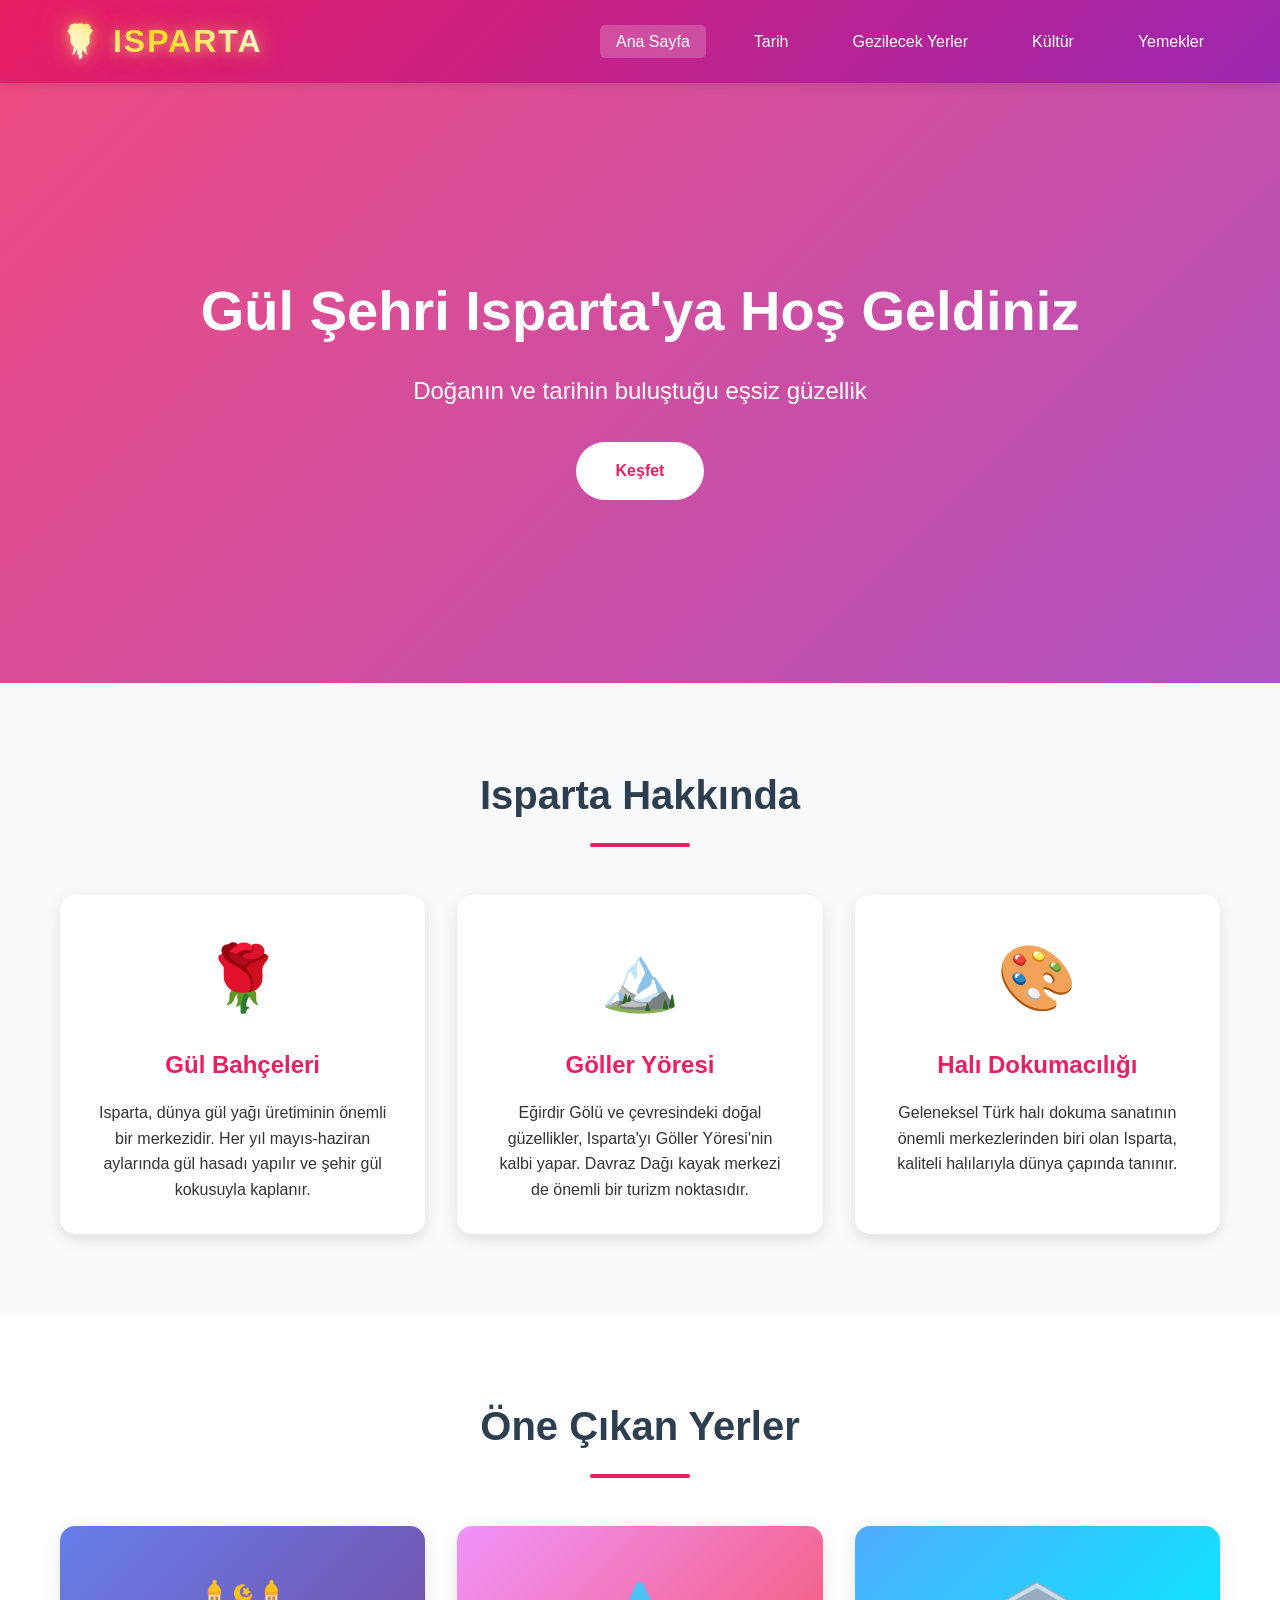
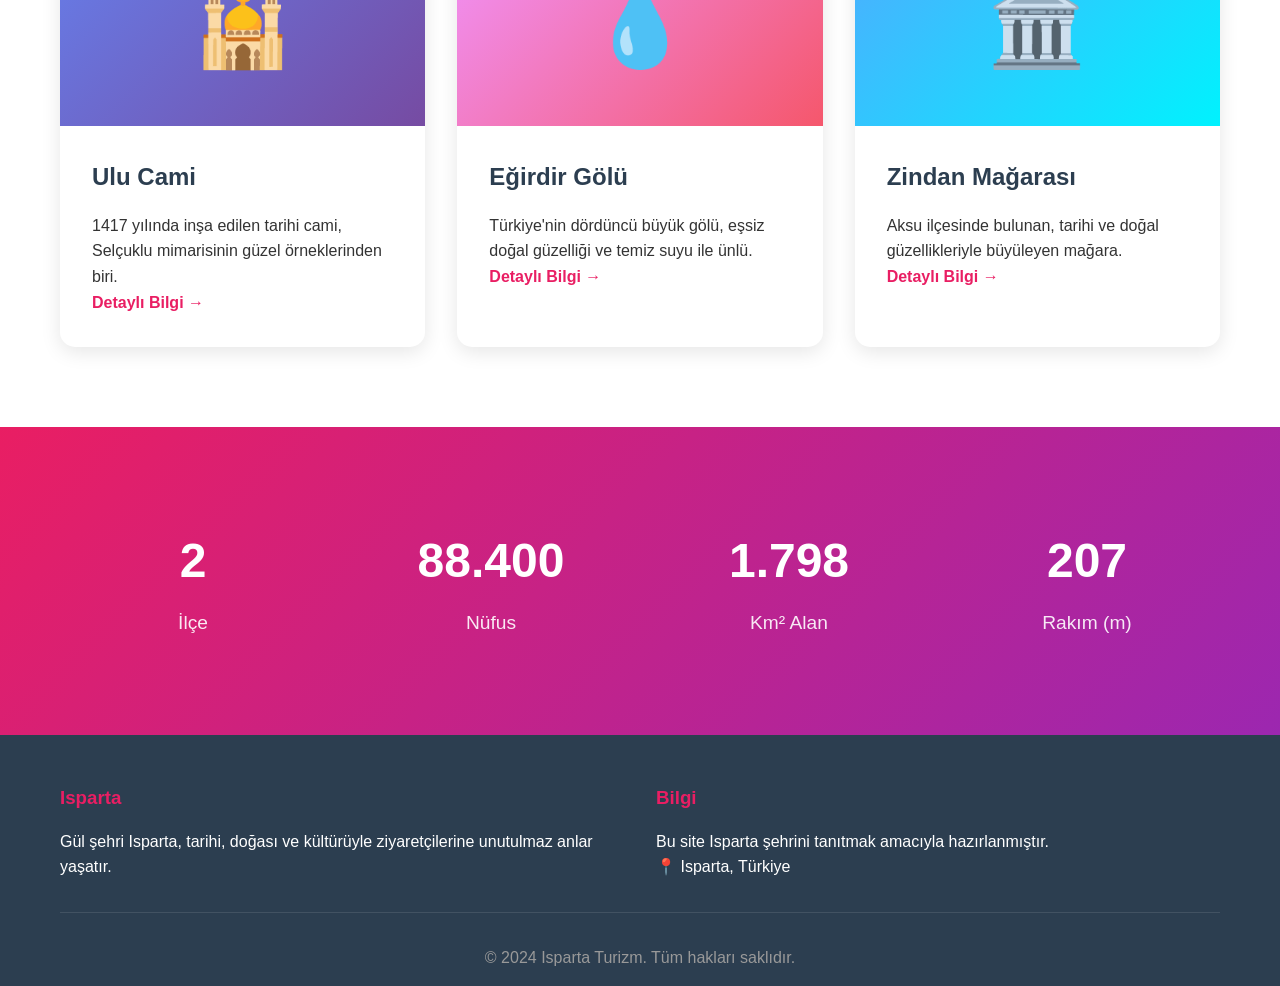
<file: index.html>
<!DOCTYPE html>
<html lang="tr">
<head>
    <meta charset="UTF-8">
    <meta name="viewport" content="width=device-width, initial-scale=1.0">
    <title>Isparta - Gül Şehri</title>
    <link rel="stylesheet" href="styles.css">
</head>
<body>
    <!-- Header ve Navigasyon -->
    <header>
        <nav class="navbar">
            <div class="container">
                <div class="nav-wrapper">
                    <div class="logo">
                        <h1>🌹 ISPARTA</h1>
                    </div>
                    <div class="hamburger" id="hamburger">
                        <span></span>
                        <span></span>
                        <span></span>
                    </div>
                    <ul class="nav-menu" id="navMenu">
                        <li><a href="index.html" class="active">Ana Sayfa</a></li>
                        <li><a href="tarih.html">Tarih</a></li>
                        <li><a href="gezilecek-yerler.html">Gezilecek Yerler</a></li>
                        <li><a href="kultur.html">Kültür</a></li>
                        <li><a href="yemekler.html">Yemekler</a></li>
                    </ul>
                </div>
            </div>
        </nav>
    </header>

    <!-- Hero Section -->
    <section class="hero">
        <div class="hero-overlay">
            <div class="hero-content">
                <h2 class="fade-in">Gül Şehri Isparta'ya Hoş Geldiniz</h2>
                <p class="fade-in-delay">Doğanın ve tarihin buluştuğu eşsiz güzellik</p>
                <a href="gezilecek-yerler.html" class="btn">Keşfet</a>
            </div>
        </div>
    </section>

    <!-- Hakkında Section -->
    <section class="about">
        <div class="container">
            <h2 class="section-title">Isparta Hakkında</h2>
            <div class="about-grid">
                <div class="about-card">
                    <div class="icon">🌹</div>
                    <h3>Gül Bahçeleri</h3>
                    <p>Isparta, dünya gül yağı üretiminin önemli bir merkezidir. Her yıl mayıs-haziran aylarında gül hasadı yapılır ve şehir gül kokusuyla kaplanır.</p>
                </div>
                <div class="about-card">
                    <div class="icon">🏔️</div>
                    <h3>Göller Yöresi</h3>
                    <p>Eğirdir Gölü ve çevresindeki doğal güzellikler, Isparta'yı Göller Yöresi'nin kalbi yapar. Davraz Dağı kayak merkezi de önemli bir turizm noktasıdır.</p>
                </div>
                <div class="about-card">
                    <div class="icon">🎨</div>
                    <h3>Halı Dokumacılığı</h3>
                    <p>Geleneksel Türk halı dokuma sanatının önemli merkezlerinden biri olan Isparta, kaliteli halılarıyla dünya çapında tanınır.</p>
                </div>
            </div>
        </div>
    </section>

    <!-- Öne Çıkan Yerler -->
    <section class="featured">
        <div class="container">
            <h2 class="section-title">Öne Çıkan Yerler</h2>
            <div class="featured-grid">
                <div class="featured-card">
                    <div class="featured-image" style="background: linear-gradient(135deg, #667eea 0%, #764ba2 100%);">
                        <span class="featured-icon">🕌</span>
                    </div>
                    <div class="featured-content">
                        <h3>Ulu Cami</h3>
                        <p>1417 yılında inşa edilen tarihi cami, Selçuklu mimarisinin güzel örneklerinden biri.</p>
                        <a href="gezilecek-yerler.html" class="link-btn">Detaylı Bilgi →</a>
                    </div>
                </div>
                <div class="featured-card">
                    <div class="featured-image" style="background: linear-gradient(135deg, #f093fb 0%, #f5576c 100%);">
                        <span class="featured-icon">💧</span>
                    </div>
                    <div class="featured-content">
                        <h3>Eğirdir Gölü</h3>
                        <p>Türkiye'nin dördüncü büyük gölü, eşsiz doğal güzelliği ve temiz suyu ile ünlü.</p>
                        <a href="gezilecek-yerler.html" class="link-btn">Detaylı Bilgi →</a>
                    </div>
                </div>
                <div class="featured-card">
                    <div class="featured-image" style="background: linear-gradient(135deg, #4facfe 0%, #00f2fe 100%);">
                        <span class="featured-icon">🏛️</span>
                    </div>
                    <div class="featured-content">
                        <h3>Zindan Mağarası</h3>
                        <p>Aksu ilçesinde bulunan, tarihi ve doğal güzellikleriyle büyüleyen mağara.</p>
                        <a href="gezilecek-yerler.html" class="link-btn">Detaylı Bilgi →</a>
                    </div>
                </div>
            </div>
        </div>
    </section>

    <!-- İstatistikler -->
    <section class="stats">
        <div class="container">
            <div class="stats-grid">
                <div class="stat-card">
                    <div class="stat-number" data-target="13">0</div>
                    <div class="stat-label">İlçe</div>
                </div>
                <div class="stat-card">
                    <div class="stat-number" data-target="442000">0</div>
                    <div class="stat-label">Nüfus</div>
                </div>
                <div class="stat-card">
                    <div class="stat-number" data-target="8993">0</div>
                    <div class="stat-label">Km² Alan</div>
                </div>
                <div class="stat-card">
                    <div class="stat-number" data-target="1035">0</div>
                    <div class="stat-label">Rakım (m)</div>
                </div>
            </div>
        </div>
    </section>

    <!-- Footer -->
    <footer>
        <div class="container">
            <div class="footer-content">
                <div class="footer-section">
                    <h3>Isparta</h3>
                    <p>Gül şehri Isparta, tarihi, doğası ve kültürüyle ziyaretçilerine unutulmaz anlar yaşatır.</p>
                </div>
                <div class="footer-section">
                    <h3>Bilgi</h3>
                    <p>Bu site Isparta şehrini tanıtmak amacıyla hazırlanmıştır.</p>
                    <p>📍 Isparta, Türkiye</p>
                </div>
            </div>
            <div class="footer-bottom">
                <p>&copy; 2024 Isparta Turizm. Tüm hakları saklıdır.</p>
            </div>
        </div>
    </footer>

    <script src="script.js"></script>
</body>
</html>
</file>
<file: styles.css>
/* Genel Stiller */
* {
    margin: 0;
    padding: 0;
    box-sizing: border-box;
}

:root {
    --primary-color: #e91e63;
    --secondary-color: #9c27b0;
    --accent-color: #ff4081;
    --dark-color: #2c3e50;
    --light-color: #f8f9fa;
    --text-color: #333;
    --gray-color: #6c757d;
}

body {
    font-family: 'Segoe UI', Tahoma, Geneva, Verdana, sans-serif;
    line-height: 1.6;
    color: var(--text-color);
    overflow-x: hidden;
    -webkit-font-smoothing: antialiased;
    -moz-osx-font-smoothing: grayscale;
}

/* Mobil için dokunma hedeflerini büyüt */
button, a, input, select, textarea {
    -webkit-tap-highlight-color: rgba(0,0,0,0.1);
}

/* Mobil scroll performansı */
* {
    -webkit-overflow-scrolling: touch;
}

/* Metin seçimini güzelleştir */
::selection {
    background: var(--primary-color);
    color: white;
}

::-moz-selection {
    background: var(--primary-color);
    color: white;
}

.container {
    max-width: 1200px;
    margin: 0 auto;
    padding: 0 20px;
}

/* Header & Navigation */
header {
    background: linear-gradient(135deg, var(--primary-color), var(--secondary-color));
    box-shadow: 0 2px 10px rgba(0,0,0,0.1);
    position: sticky;
    top: 0;
    z-index: 1000;
}

.navbar {
    padding: 1rem 0;
}

.nav-wrapper {
    display: flex;
    justify-content: space-between;
    align-items: center;
}

.logo h1 {
    color: white;
    font-size: 2rem;
    font-weight: 800;
    letter-spacing: 2px;
    text-transform: uppercase;
    background: linear-gradient(45deg, #fff, #ffd700, #fff);
    -webkit-background-clip: text;
    -webkit-text-fill-color: transparent;
    background-clip: text;
    text-shadow: 0 2px 10px rgba(255, 255, 255, 0.3);
    animation: logoGlow 3s ease-in-out infinite;
    position: relative;
    display: inline-block;
}

.logo h1::before {
    content: '🌹 ISPARTA';
    position: absolute;
    top: 0;
    left: 0;
    z-index: -1;
    text-shadow: 0 0 20px rgba(255, 215, 0, 0.5),
                 0 0 40px rgba(255, 105, 180, 0.3);
    -webkit-text-fill-color: transparent;
}

@keyframes logoGlow {
    0%, 100% {
        filter: brightness(1) drop-shadow(0 0 5px rgba(255, 215, 0, 0.5));
    }
    50% {
        filter: brightness(1.2) drop-shadow(0 0 15px rgba(255, 215, 0, 0.8));
    }
}

.nav-menu {
    display: flex;
    list-style: none;
    gap: 2rem;
}

.nav-menu a {
    color: white;
    text-decoration: none;
    font-weight: 500;
    transition: all 0.3s;
    padding: 0.5rem 1rem;
    border-radius: 5px;
}

.nav-menu a:hover,
.nav-menu a.active {
    background: rgba(255,255,255,0.2);
    transform: translateY(-2px);
}

/* Hamburger Menu */
.hamburger {
    display: none;
    flex-direction: column;
    cursor: pointer;
    gap: 5px;
}

.hamburger span {
    width: 30px;
    height: 3px;
    background: white;
    border-radius: 3px;
    transition: all 0.3s;
}

.hamburger.active span:nth-child(1) {
    transform: rotate(45deg) translate(8px, 8px);
}

.hamburger.active span:nth-child(2) {
    opacity: 0;
}

.hamburger.active span:nth-child(3) {
    transform: rotate(-45deg) translate(7px, -7px);
}

/* Hero Section */
.hero {
    height: 600px;
    background: linear-gradient(135deg, rgba(233, 30, 99, 0.8), rgba(156, 39, 176, 0.8)),
                url('https://images.unsplash.com/photo-1490750967868-88aa4486c946?w=1200') center/cover;
    display: flex;
    align-items: center;
    justify-content: center;
    text-align: center;
    color: white;
    position: relative;
}

.hero-overlay {
    width: 100%;
    height: 100%;
    display: flex;
    align-items: center;
    justify-content: center;
}

.hero-content h2 {
    font-size: 3.5rem;
    margin-bottom: 1rem;
    animation: fadeInUp 1s ease;
}

.hero-content p {
    font-size: 1.5rem;
    margin-bottom: 2rem;
    animation: fadeInUp 1s ease 0.3s;
    animation-fill-mode: both;
}

.btn {
    display: inline-block;
    padding: 1rem 2.5rem;
    background: white;
    color: var(--primary-color);
    text-decoration: none;
    border-radius: 50px;
    font-weight: bold;
    transition: all 0.3s;
    animation: fadeInUp 1s ease 0.6s;
    animation-fill-mode: both;
}

.btn:hover {
    transform: translateY(-3px);
    box-shadow: 0 10px 30px rgba(0,0,0,0.3);
}

/* Animations */
@keyframes fadeInUp {
    from {
        opacity: 0;
        transform: translateY(30px);
    }
    to {
        opacity: 1;
        transform: translateY(0);
    }
}

/* About Section */
.about {
    padding: 5rem 0;
    background: var(--light-color);
}

.section-title {
    text-align: center;
    font-size: 2.5rem;
    margin-bottom: 3rem;
    color: var(--dark-color);
    position: relative;
}

.section-title::after {
    content: '';
    display: block;
    width: 100px;
    height: 4px;
    background: var(--primary-color);
    margin: 1rem auto;
    border-radius: 2px;
}

.about-grid {
    display: grid;
    grid-template-columns: repeat(auto-fit, minmax(300px, 1fr));
    gap: 2rem;
}

.about-card {
    background: white;
    padding: 2rem;
    border-radius: 15px;
    text-align: center;
    transition: all 0.3s;
    box-shadow: 0 5px 15px rgba(0,0,0,0.1);
}

.about-card:hover {
    transform: translateY(-10px);
    box-shadow: 0 15px 30px rgba(0,0,0,0.2);
}

.about-card .icon {
    font-size: 4rem;
    margin-bottom: 1rem;
}

.about-card h3 {
    font-size: 1.5rem;
    margin-bottom: 1rem;
    color: var(--primary-color);
}

/* Featured Section */
.featured {
    padding: 5rem 0;
}

.featured-grid {
    display: grid;
    grid-template-columns: repeat(auto-fit, minmax(350px, 1fr));
    gap: 2rem;
}

.featured-card {
    background: white;
    border-radius: 15px;
    overflow: hidden;
    box-shadow: 0 5px 20px rgba(0,0,0,0.1);
    transition: all 0.3s;
}

.featured-card:hover {
    transform: translateY(-10px);
    box-shadow: 0 15px 40px rgba(0,0,0,0.2);
}

.featured-image {
    height: 200px;
    display: flex;
    align-items: center;
    justify-content: center;
    position: relative;
}

.featured-icon {
    font-size: 5rem;
}

.featured-content {
    padding: 2rem;
}

.featured-content h3 {
    font-size: 1.5rem;
    margin-bottom: 1rem;
    color: var(--dark-color);
}

.link-btn {
    color: var(--primary-color);
    text-decoration: none;
    font-weight: bold;
    transition: all 0.3s;
}

.link-btn:hover {
    color: var(--secondary-color);
}

/* Stats Section */
.stats {
    background: linear-gradient(135deg, var(--primary-color), var(--secondary-color));
    padding: 4rem 0;
    color: white;
}

.stats-grid {
    display: grid;
    grid-template-columns: repeat(auto-fit, minmax(200px, 1fr));
    gap: 2rem;
    text-align: center;
}

.stat-card {
    padding: 2rem;
}

.stat-number {
    font-size: 3rem;
    font-weight: bold;
    margin-bottom: 0.5rem;
}

.stat-label {
    font-size: 1.2rem;
    opacity: 0.9;
}

/* Footer */
footer {
    background: var(--dark-color);
    color: white;
    padding: 3rem 0 1rem;
}

.footer-content {
    display: grid;
    grid-template-columns: repeat(auto-fit, minmax(250px, 1fr));
    gap: 2rem;
    margin-bottom: 2rem;
}

.footer-section h3 {
    margin-bottom: 1rem;
    color: var(--primary-color);
}

.footer-section ul {
    list-style: none;
}

.footer-section ul li {
    margin-bottom: 0.5rem;
}

.footer-section a {
    color: #ccc;
    text-decoration: none;
    transition: color 0.3s;
}

.footer-section a:hover {
    color: var(--primary-color);
}

.footer-bottom {
    text-align: center;
    padding-top: 2rem;
    border-top: 1px solid rgba(255,255,255,0.1);
    color: #999;
}

/* Page Header */
.page-header {
    background: linear-gradient(135deg, var(--primary-color), var(--secondary-color));
    color: white;
    padding: 4rem 0;
    text-align: center;
}

.page-header h1 {
    font-size: 3rem;
    margin-bottom: 1rem;
}

.page-header p {
    font-size: 1.3rem;
    opacity: 0.9;
}

/* Timeline */
.history-content {
    padding: 4rem 0;
    background: var(--light-color);
}

.timeline {
    position: relative;
    max-width: 800px;
    margin: 0 auto;
    padding: 2rem 0;
}

.timeline::before {
    content: '';
    position: absolute;
    left: 50%;
    top: 0;
    bottom: 0;
    width: 3px;
    background: var(--primary-color);
    transform: translateX(-50%);
}

.timeline-item {
    position: relative;
    margin-bottom: 3rem;
    display: flex;
    justify-content: flex-start;
}

.timeline-item:nth-child(even) {
    justify-content: flex-end;
}

.timeline-marker {
    position: absolute;
    left: 50%;
    width: 20px;
    height: 20px;
    background: var(--primary-color);
    border: 4px solid white;
    border-radius: 50%;
    transform: translateX(-50%);
    box-shadow: 0 0 0 4px var(--primary-color);
    z-index: 1;
}

.timeline-content {
    background: white;
    padding: 2rem;
    border-radius: 10px;
    box-shadow: 0 5px 15px rgba(0,0,0,0.1);
    width: 45%;
    transition: all 0.3s;
}

.timeline-item:nth-child(even) .timeline-content {
    text-align: right;
}

.timeline-content:hover {
    transform: translateY(-5px);
    box-shadow: 0 10px 25px rgba(0,0,0,0.15);
}

.timeline-date {
    color: var(--primary-color);
    font-weight: bold;
    font-size: 1.1rem;
    margin-bottom: 0.5rem;
}

.timeline-content h3 {
    margin-bottom: 0.5rem;
    color: var(--dark-color);
}

/* History Info */
.history-info {
    max-width: 1000px;
    margin: 4rem auto 0;
    padding: 0 1rem;
}

.info-grid {
    display: grid;
    grid-template-columns: repeat(auto-fit, minmax(300px, 1fr));
    gap: 2rem;
    margin-top: 2rem;
}

.info-card {
    background: white;
    padding: 2rem;
    border-radius: 10px;
    box-shadow: 0 5px 15px rgba(0,0,0,0.1);
    transition: all 0.3s;
}

.info-card:hover {
    transform: translateY(-5px);
    box-shadow: 0 10px 25px rgba(0,0,0,0.15);
}

.info-card h3 {
    margin-bottom: 1rem;
    font-size: 1.5rem;
}

/* Places Content */
.places-content {
    padding: 4rem 0;
}

.places-grid {
    display: grid;
    grid-template-columns: repeat(auto-fit, minmax(350px, 1fr));
    gap: 2rem;
}

.place-card {
    background: white;
    border-radius: 15px;
    overflow: hidden;
    box-shadow: 0 5px 20px rgba(0,0,0,0.1);
    transition: all 0.3s;
}

.place-card:hover {
    transform: translateY(-10px);
    box-shadow: 0 15px 40px rgba(0,0,0,0.2);
}

.place-image {
    height: 200px;
    display: flex;
    align-items: center;
    justify-content: center;
}

.place-icon {
    font-size: 5rem;
}

.place-content {
    padding: 2rem;
}

.place-tag {
    display: inline-block;
    background: var(--primary-color);
    color: white;
    padding: 0.3rem 1rem;
    border-radius: 20px;
    font-size: 0.85rem;
    margin-bottom: 1rem;
}

.place-content h3 {
    font-size: 1.5rem;
    margin-bottom: 1rem;
    color: var(--dark-color);
}

.place-features {
    list-style: none;
    margin-top: 1rem;
}

.place-features li {
    padding: 0.3rem 0;
    color: var(--gray-color);
}

/* Culture Content */
.culture-content {
    padding: 4rem 0;
}

.culture-hero {
    text-align: center;
    max-width: 800px;
    margin: 0 auto 4rem;
}

.culture-hero h2 {
    font-size: 2.5rem;
    margin-bottom: 1rem;
    color: var(--dark-color);
}

.culture-grid {
    display: grid;
    grid-template-columns: repeat(auto-fit, minmax(350px, 1fr));
    gap: 2rem;
}

.culture-card {
    background: white;
    padding: 2rem;
    border-radius: 15px;
    box-shadow: 0 5px 20px rgba(0,0,0,0.1);
    transition: all 0.3s;
}

.culture-card:hover {
    transform: translateY(-10px);
    box-shadow: 0 15px 40px rgba(0,0,0,0.2);
}

.culture-icon {
    font-size: 4rem;
    margin-bottom: 1rem;
}

.culture-card h3 {
    font-size: 1.5rem;
    margin-bottom: 1rem;
    color: var(--primary-color);
}

.culture-details {
    margin-top: 1.5rem;
}

.culture-details h4 {
    margin-bottom: 0.5rem;
    color: var(--dark-color);
}

.culture-details ul {
    list-style: none;
    padding-left: 0;
}

.culture-details li {
    padding: 0.3rem 0;
    color: var(--gray-color);
}

.culture-details li::before {
    content: '• ';
    color: var(--primary-color);
    font-weight: bold;
    margin-right: 0.5rem;
}

/* Festivals */
.festivals-section {
    margin-top: 4rem;
    padding: 3rem 0;
    background: var(--light-color);
    border-radius: 15px;
}

.festivals-section h2 {
    text-align: center;
    margin-bottom: 2rem;
}

.festival-grid {
    display: grid;
    grid-template-columns: repeat(auto-fit, minmax(300px, 1fr));
    gap: 2rem;
    padding: 0 2rem;
}

.festival-card {
    background: white;
    padding: 2rem;
    border-radius: 10px;
    text-align: center;
    box-shadow: 0 5px 15px rgba(0,0,0,0.1);
    transition: all 0.3s;
}

.festival-card:hover {
    transform: translateY(-5px);
    box-shadow: 0 10px 25px rgba(0,0,0,0.15);
}

.festival-date {
    background: var(--primary-color);
    color: white;
    padding: 0.5rem 1rem;
    border-radius: 20px;
    display: inline-block;
    margin-bottom: 1rem;
    font-size: 0.9rem;
    font-weight: bold;
}

.festival-card h3 {
    font-size: 1.5rem;
    margin-bottom: 1rem;
}

/* Traditions */
.traditions-section {
    margin-top: 4rem;
}

.traditions-section h2 {
    text-align: center;
    margin-bottom: 2rem;
}

.tradition-list {
    display: grid;
    grid-template-columns: repeat(auto-fit, minmax(300px, 1fr));
    gap: 2rem;
}

.tradition-item {
    background: white;
    padding: 2rem;
    border-radius: 10px;
    box-shadow: 0 5px 15px rgba(0,0,0,0.1);
    transition: all 0.3s;
}

.tradition-item:hover {
    transform: translateY(-5px);
    box-shadow: 0 10px 25px rgba(0,0,0,0.15);
}

.tradition-item h3 {
    margin-bottom: 1rem;
    font-size: 1.3rem;
}

/* Food Content */
.food-content {
    padding: 4rem 0;
}

.food-intro {
    text-align: center;
    max-width: 800px;
    margin: 0 auto 4rem;
}

.food-intro h2 {
    font-size: 2.5rem;
    margin-bottom: 1rem;
}

.food-categories {
    margin-bottom: 4rem;
}

.food-categories h2 {
    text-align: center;
    margin-bottom: 2rem;
    font-size: 2rem;
}

.food-grid {
    display: grid;
    grid-template-columns: repeat(auto-fit, minmax(350px, 1fr));
    gap: 2rem;
}

.food-card {
    background: white;
    border-radius: 15px;
    overflow: hidden;
    box-shadow: 0 5px 20px rgba(0,0,0,0.1);
    transition: all 0.3s;
}

.food-card:hover {
    transform: translateY(-10px);
    box-shadow: 0 15px 40px rgba(0,0,0,0.2);
}

.food-image {
    height: 200px;
    display: flex;
    align-items: center;
    justify-content: center;
}

.food-emoji {
    font-size: 5rem;
}

.food-info {
    padding: 2rem;
}

.food-info h3 {
    font-size: 1.5rem;
    margin-bottom: 1rem;
    color: var(--dark-color);
}

.food-tags {
    margin-top: 1rem;
    display: flex;
    gap: 0.5rem;
}

.tag {
    background: var(--primary-color);
    color: white;
    padding: 0.3rem 1rem;
    border-radius: 20px;
    font-size: 0.85rem;
}

/* Drinks */
.drinks-grid {
    display: grid;
    grid-template-columns: repeat(auto-fit, minmax(250px, 1fr));
    gap: 2rem;
}

.drink-card {
    background: white;
    padding: 2rem;
    border-radius: 10px;
    text-align: center;
    box-shadow: 0 5px 15px rgba(0,0,0,0.1);
    transition: all 0.3s;
}

.drink-card:hover {
    transform: translateY(-5px);
    box-shadow: 0 10px 25px rgba(0,0,0,0.15);
}

.drink-icon {
    font-size: 4rem;
    margin-bottom: 1rem;
}

.drink-card h3 {
    margin-bottom: 0.5rem;
    color: var(--primary-color);
}

/* Culinary Tips */
.culinary-tips {
    margin-top: 4rem;
    padding: 3rem 0;
    background: var(--light-color);
    border-radius: 15px;
}

.culinary-tips h2 {
    text-align: center;
    margin-bottom: 2rem;
}

.tips-grid {
    display: grid;
    grid-template-columns: repeat(auto-fit, minmax(250px, 1fr));
    gap: 2rem;
    padding: 0 2rem;
}

.tip-card {
    background: white;
    padding: 2rem;
    border-radius: 10px;
    box-shadow: 0 5px 15px rgba(0,0,0,0.1);
    transition: all 0.3s;
}

.tip-card:hover {
    transform: translateY(-5px);
    box-shadow: 0 10px 25px rgba(0,0,0,0.15);
}

.tip-card h3 {
    margin-bottom: 1rem;
    font-size: 1.2rem;
}

/* Contact Content */
.contact-content {
    padding: 4rem 0;
}

.contact-grid {
    display: grid;
    grid-template-columns: 1fr 1.5fr;
    gap: 3rem;
    margin-bottom: 4rem;
}

.contact-info h2 {
    margin-bottom: 1rem;
}

.info-items {
    margin: 2rem 0;
}

.info-item {
    display: flex;
    gap: 1rem;
    margin-bottom: 2rem;
}

.info-icon {
    font-size: 2rem;
}

.info-text h3 {
    color: var(--primary-color);
    margin-bottom: 0.5rem;
}

.social-media {
    margin-top: 3rem;
}

.social-media h3 {
    margin-bottom: 1rem;
}

.social-links {
    display: flex;
    flex-wrap: wrap;
    gap: 1rem;
}

.social-btn {
    display: inline-block;
    padding: 0.7rem 1.5rem;
    background: var(--primary-color);
    color: white;
    text-decoration: none;
    border-radius: 25px;
    transition: all 0.3s;
}

.social-btn:hover {
    background: var(--secondary-color);
    transform: translateY(-3px);
}

/* Contact Form */
.contact-form-container {
    background: white;
    padding: 2rem;
    border-radius: 15px;
    box-shadow: 0 5px 20px rgba(0,0,0,0.1);
}

.contact-form-container h2 {
    margin-bottom: 1.5rem;
}

.form-group {
    margin-bottom: 1.5rem;
}

.form-group label {
    display: block;
    margin-bottom: 0.5rem;
    font-weight: 500;
    color: var(--dark-color);
}

.form-group input,
.form-group select,
.form-group textarea {
    width: 100%;
    padding: 0.8rem;
    border: 2px solid #ddd;
    border-radius: 8px;
    font-family: inherit;
    font-size: 1rem;
    transition: border-color 0.3s;
}

.form-group input:focus,
.form-group select:focus,
.form-group textarea:focus {
    outline: none;
    border-color: var(--primary-color);
}

.submit-btn {
    width: 100%;
    padding: 1rem;
    background: linear-gradient(135deg, var(--primary-color), var(--secondary-color));
    color: white;
    border: none;
    border-radius: 8px;
    font-size: 1.1rem;
    font-weight: bold;
    cursor: pointer;
    transition: all 0.3s;
}

.submit-btn:hover {
    transform: translateY(-3px);
    box-shadow: 0 10px 25px rgba(0,0,0,0.2);
}

.form-message {
    margin-top: 1rem;
    padding: 1rem;
    border-radius: 8px;
    display: none;
}

.form-message.success {
    background: #d4edda;
    color: #155724;
    display: block;
}

.form-message.error {
    background: #f8d7da;
    color: #721c24;
    display: block;
}

/* Visit Info */
.visit-info {
    margin: 4rem 0;
}

.visit-info h2 {
    text-align: center;
    margin-bottom: 2rem;
}

.transport-grid {
    display: grid;
    grid-template-columns: repeat(auto-fit, minmax(250px, 1fr));
    gap: 2rem;
}

.transport-card {
    background: white;
    padding: 2rem;
    border-radius: 10px;
    text-align: center;
    box-shadow: 0 5px 15px rgba(0,0,0,0.1);
    transition: all 0.3s;
}

.transport-card:hover {
    transform: translateY(-5px);
    box-shadow: 0 10px 25px rgba(0,0,0,0.15);
}

.transport-icon {
    font-size: 4rem;
    margin-bottom: 1rem;
}

.transport-card h3 {
    margin-bottom: 1rem;
    color: var(--primary-color);
}

/* Quick Facts */
.quick-facts {
    background: var(--light-color);
    padding: 3rem;
    border-radius: 15px;
}

.quick-facts h2 {
    text-align: center;
    margin-bottom: 2rem;
}

.facts-grid {
    display: grid;
    grid-template-columns: repeat(auto-fit, minmax(200px, 1fr));
    gap: 1.5rem;
}

.fact-item {
    background: white;
    padding: 1.5rem;
    border-radius: 8px;
    text-align: center;
    box-shadow: 0 3px 10px rgba(0,0,0,0.1);
}

.fact-item strong {
    display: block;
    color: var(--primary-color);
    margin-bottom: 0.5rem;
}

/* Responsive Design */

/* Tablet ve Küçük Ekranlar (768px ve altı) */
@media (max-width: 768px) {
    /* Container Padding */
    .container {
        padding: 0 15px;
    }
    
    /* Hamburger Menu */
    .hamburger {
        display: flex;
    }
    
    .nav-menu {
        position: absolute;
        top: 100%;
        left: 0;
        right: 0;
        background: linear-gradient(135deg, var(--primary-color), var(--secondary-color));
        flex-direction: column;
        gap: 0;
        padding: 1rem 0;
        max-height: 0;
        overflow: hidden;
        transition: max-height 0.3s;
        box-shadow: 0 10px 20px rgba(0,0,0,0.2);
    }
    
    .nav-menu.active {
        max-height: 500px;
    }
    
    .nav-menu li {
        padding: 0.5rem 0;
        text-align: center;
    }
    
    .nav-menu a {
        display: block;
        padding: 0.8rem 1rem;
    }
    
    /* Logo */
    .logo h1 {
        font-size: 1.5rem;
    }
    
    /* Hero Section */
    .hero {
        height: 500px;
        padding: 0 20px;
    }
    
    .hero-content h2 {
        font-size: 2.2rem;
        line-height: 1.2;
    }
    
    .hero-content p {
        font-size: 1.1rem;
    }
    
    .btn {
        padding: 0.8rem 2rem;
        font-size: 1rem;
    }
    
    /* Section Titles */
    .section-title {
        font-size: 2rem;
        padding: 0 15px;
    }
    
    /* About Section */
    .about {
        padding: 3rem 0;
    }
    
    .about-grid,
    .featured-grid,
    .places-grid,
    .culture-grid,
    .food-grid,
    .info-grid,
    .festival-grid,
    .tradition-list,
    .drinks-grid,
    .tips-grid {
        grid-template-columns: 1fr;
        gap: 1.5rem;
    }
    
    /* Featured Cards */
    .featured-card,
    .place-card,
    .food-card {
        margin: 0 10px;
    }
    
    /* Stats Section */
    .stats {
        padding: 3rem 0;
    }
    
    .stats-grid {
        grid-template-columns: repeat(2, 1fr);
        gap: 1.5rem;
    }
    
    .stat-number {
        font-size: 2.5rem;
    }
    
    .stat-label {
        font-size: 1rem;
    }
    
    /* Timeline */
    .timeline::before {
        left: 20px;
    }
    
    .timeline-item,
    .timeline-item:nth-child(even) {
        justify-content: flex-end;
    }
    
    .timeline-content,
    .timeline-item:nth-child(even) .timeline-content {
        width: calc(100% - 60px);
        text-align: left;
    }
    
    .timeline-marker {
        left: 20px;
    }
    
    .timeline-date {
        font-size: 1rem;
    }
    
    /* Page Header */
    .page-header {
        padding: 3rem 0;
    }
    
    .page-header h1 {
        font-size: 2.5rem;
    }
    
    .page-header p {
        font-size: 1.1rem;
    }
    
    /* Contact Section */
    .contact-grid {
        grid-template-columns: 1fr;
        gap: 2rem;
    }
    
    .contact-info {
        order: 2;
    }
    
    .contact-form-container {
        order: 1;
        padding: 1.5rem;
    }
    
    .info-item {
        flex-direction: column;
        text-align: center;
    }
    
    .social-links {
        flex-direction: column;
    }
    
    .social-btn {
        width: 100%;
        text-align: center;
    }
    
    /* Transport Grid */
    .transport-grid {
        grid-template-columns: 1fr;
    }
    
    /* Facts Grid */
    .facts-grid {
        grid-template-columns: repeat(2, 1fr);
        gap: 1rem;
    }
    
    /* Footer */
    .footer-content {
        grid-template-columns: 1fr;
        gap: 2rem;
        text-align: center;
    }
    
    /* Culture & Food Sections */
    .culture-hero,
    .food-intro {
        padding: 0 15px;
    }
    
    .culture-hero h2,
    .food-intro h2 {
        font-size: 2rem;
    }
    
    .festivals-section,
    .culinary-tips,
    .quick-facts {
        padding: 2rem 1rem;
        margin: 2rem 0;
    }
}

/* Mobil Telefonlar (480px ve altı) */
@media (max-width: 480px) {
    /* Hero Section */
    .hero {
        height: 450px;
    }
    
    .hero-content h2 {
        font-size: 1.8rem;
    }
    
    .hero-content p {
        font-size: 1rem;
    }
    
    .btn {
        padding: 0.7rem 1.5rem;
        font-size: 0.95rem;
    }
    
    /* Logo */
    .logo h1 {
        font-size: 1.3rem;
    }
    
    /* Section Titles */
    .section-title {
        font-size: 1.7rem;
    }
    
    .section-title::after {
        width: 60px;
        height: 3px;
    }
    
    /* Page Header */
    .page-header h1 {
        font-size: 2rem;
    }
    
    .page-header p {
        font-size: 1rem;
    }
    
    /* Cards */
    .about-card,
    .featured-card,
    .place-card,
    .culture-card,
    .food-card,
    .info-card {
        padding: 1.5rem;
    }
    
    .about-card h3,
    .featured-content h3,
    .place-content h3,
    .culture-card h3,
    .food-info h3 {
        font-size: 1.3rem;
    }
    
    /* Icons */
    .about-card .icon,
    .featured-icon,
    .place-icon,
    .culture-icon,
    .food-emoji,
    .drink-icon,
    .transport-icon {
        font-size: 3.5rem;
    }
    
    /* Stats */
    .stats-grid {
        grid-template-columns: 1fr;
        gap: 1rem;
    }
    
    .stat-number {
        font-size: 2.2rem;
    }
    
    .stat-label {
        font-size: 0.95rem;
    }
    
    /* Timeline */
    .timeline-content {
        padding: 1.5rem;
    }
    
    .timeline-content h3 {
        font-size: 1.2rem;
    }
    
    .timeline-content p {
        font-size: 0.95rem;
    }
    
    /* Place Features */
    .place-features li {
        font-size: 0.9rem;
    }
    
    /* Culture Details */
    .culture-details li,
    .tradition-item p,
    .food-info p {
        font-size: 0.95rem;
    }
    
    /* Festival Cards */
    .festival-card h3 {
        font-size: 1.3rem;
    }
    
    .festival-date {
        font-size: 0.85rem;
        padding: 0.4rem 0.8rem;
    }
    
    /* Contact Form */
    .form-group input,
    .form-group select,
    .form-group textarea {
        font-size: 0.95rem;
    }
    
    .submit-btn {
        font-size: 1rem;
        padding: 0.9rem;
    }
    
    /* Facts Grid */
    .facts-grid {
        grid-template-columns: 1fr;
    }
    
    .fact-item {
        padding: 1rem;
    }
    
    /* Footer */
    .footer-section h3 {
        font-size: 1.2rem;
    }
    
    .footer-section p,
    .footer-section ul li {
        font-size: 0.95rem;
    }
    
    /* Back to Top Button */
    .back-to-top {
        width: 45px !important;
        height: 45px !important;
        font-size: 20px !important;
        bottom: 20px !important;
        right: 20px !important;
    }
}

/* Çok Küçük Ekranlar (360px ve altı) */
@media (max-width: 360px) {
    .hero-content h2 {
        font-size: 1.5rem;
    }
    
    .section-title {
        font-size: 1.5rem;
    }
    
    .page-header h1 {
        font-size: 1.7rem;
    }
    
    .container {
        padding: 0 10px;
    }
    
    .about-card,
    .featured-card,
    .place-card,
    .culture-card,
    .food-card {
        padding: 1.2rem;
    }
}

/* Mobil Cihazlar İçin Özel Stiller */
.mobile-device .about-card:hover,
.mobile-device .featured-card:hover,
.mobile-device .place-card:hover,
.mobile-device .culture-card:hover,
.mobile-device .food-card:hover {
    transform: none;
}

/* Touch Cihazlar İçin */
.touch-device a,
.touch-device button {
    cursor: pointer;
}

/* iOS için özel düzeltmeler */
@supports (-webkit-touch-callout: none) {
    .hero {
        background-attachment: scroll; /* iOS'ta fixed performans sorunu yaratır */
    }
}

/* Landscape Mode (Yatay Mod) */
@media (max-width: 768px) and (orientation: landscape) {
    .hero {
        height: 400px;
    }
    
    .hero-content h2 {
        font-size: 1.8rem;
    }
    
    .hero-content p {
        font-size: 1rem;
    }
    
    .page-header {
        padding: 2rem 0;
    }
    
    .page-header h1 {
        font-size: 2rem;
    }
}

/* Print Stilleri */
@media print {
    .hamburger,
    .nav-menu,
    .back-to-top,
    footer {
        display: none;
    }
    
    .hero {
        height: auto;
        padding: 2rem 0;
    }
    
    body {
        font-size: 12pt;
        line-height: 1.5;
        color: #000;
    }
    
    a {
        color: #000;
        text-decoration: underline;
    }
}
</file>
